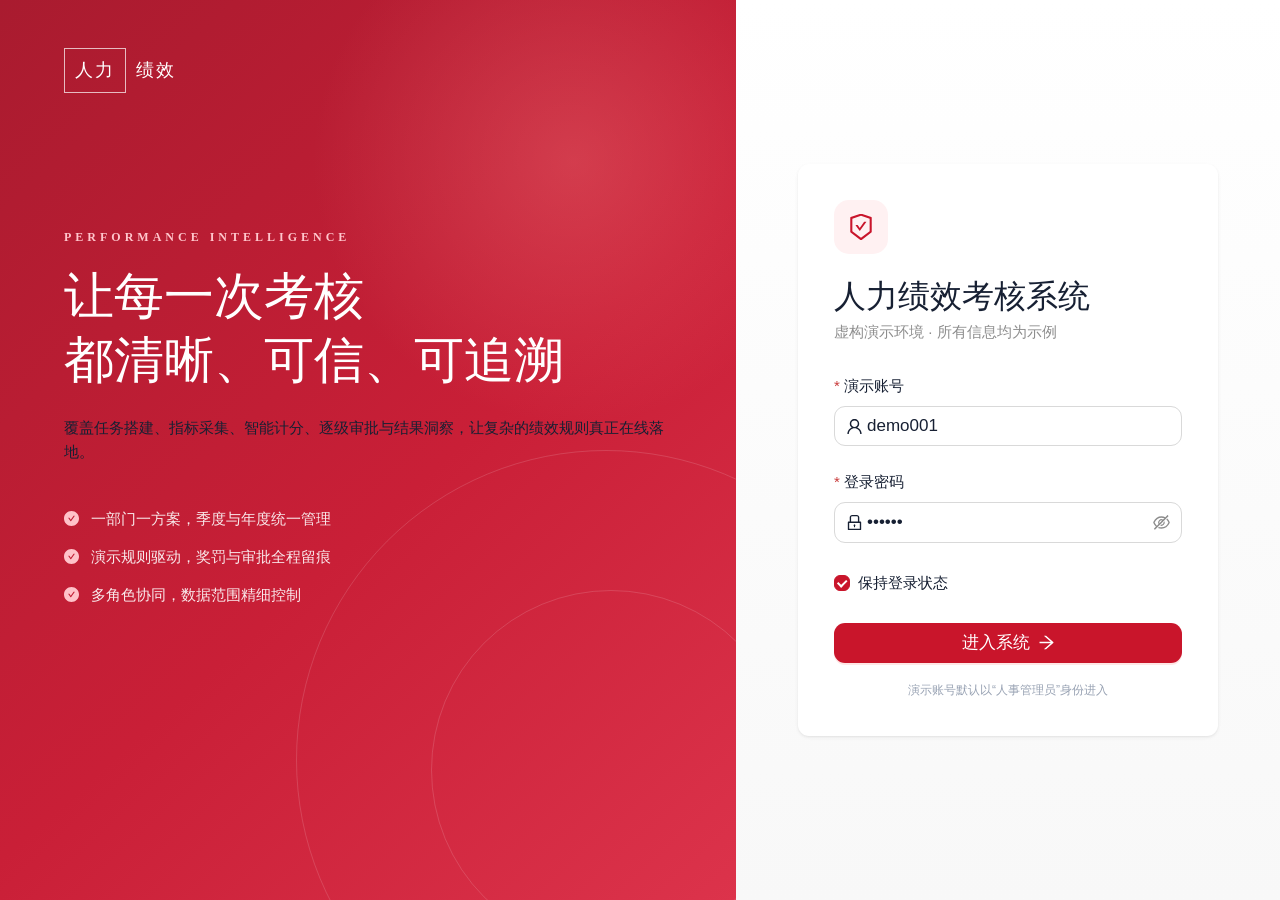
<file: index.html>
<!doctype html>
<html lang="zh-CN">
  <head>
    <meta charset="UTF-8" />
    <meta name="viewport" content="width=device-width, initial-scale=1.0" />
    <meta name="theme-color" content="#a8071a" />
    <link rel="icon" href="data:image/svg+xml,<svg xmlns=%22http://www.w3.org/2000/svg%22 viewBox=%220 0 64 64%22><rect width=%2264%22 height=%2264%22 rx=%2214%22 fill=%22%23c9152b%22/><text x=%2232%22 y=%2243%22 text-anchor=%22middle%22 font-size=%2238%22 fill=%22white%22>Z</text></svg>" />
    <title>人力绩效考核系统</title>
    <style>
      #startup-screen{position:fixed;inset:0;z-index:99999;display:grid;place-items:center;background:#f3f5f7;font:16px/1.7 system-ui,sans-serif;color:#172033}
      #startup-screen section{max-width:480px;margin:24px;padding:32px;background:white;border:1px solid #e6e8ec;border-radius:12px}
      #startup-screen h1{font-size:24px;margin:0 0 16px}#startup-screen p{margin:12px 0}
      #startup-screen button,#startup-screen a{display:inline-block;margin:8px 12px 0 0;font:inherit;color:#a8071a}
      #startup-screen button{background:white;border:1px solid #a8071a;border-radius:6px;padding:6px 16px;cursor:pointer}
    </style>
  </head>
  <body>
    <div id="startup-screen" role="status" aria-live="polite"><section>
      <h1>人力绩效考核系统</h1>
      <p id="startup-message">正在加载匿名演示，请稍候…</p>
      <div id="startup-actions" hidden><button id="startup-retry" type="button">重新加载</button><a href="./offline.html" download="绩效考核匿名演示.html">下载匿名离线版</a></div>
      <noscript><p>浏览器未启用 JavaScript，无法启动交互演示。请启用后重新打开。</p></noscript>
    </section></div>
    <div id="root"></div>
    <script>
      (function () {
        var screen = document.getElementById('startup-screen');
        var root = document.getElementById('root');
        var message = document.getElementById('startup-message');
        var actions = document.getElementById('startup-actions');
        var failed = false;
        var appLoaded = false;
        var cssLoaded = false;
        var timer;
        function fail(text) {
          if (!screen.parentNode) return;
          failed = true;
          message.textContent = text;
          actions.hidden = false;
        }
        document.getElementById('startup-retry').onclick = function () {
          var next = new URL(window.location.href);
          next.searchParams.set('retry', String(Date.now()));
          window.location.replace(next.href);
        };
        function finish() {
          if (failed || !appLoaded || !cssLoaded || !root.firstElementChild) return;
          clearTimeout(timer);
          observer.disconnect();
          window.removeEventListener('error', onError);
          window.removeEventListener('unhandledrejection', onError);
          screen.remove();
        }
        function onError() { fail('页面启动失败。请重新加载；若仍失败，可以下载匿名离线版。'); }
        var observer = new MutationObserver(finish);
        observer.observe(root, { childList: true });
        window.addEventListener('error', onError);
        window.addEventListener('unhandledrejection', onError);
        timer = setTimeout(function () {
          if (!failed) {
            message.textContent = '加载时间较长，仍在等待页面资源。可重新加载，或下载匿名离线版。';
            actions.hidden = false;
          }
        }, 20000);
        var retry = new URL(window.location.href).searchParams.get('retry');
        var suffix = retry ? '?retry=' + encodeURIComponent(retry) : '';
        var css = document.createElement('link');
        css.rel = 'stylesheet';
        css.href = './assets/app-c2f47b9df3cf17f0.css' + suffix;
        css.onload = function () { cssLoaded = true; finish(); };
        css.onerror = function () { fail('样式文件加载失败，请重新加载。'); };
        document.head.appendChild(css);
        var app = document.createElement('script');
        app.type = 'module';
        app.src = './assets/app-53cbad87e281614f.js' + suffix;
        app.onload = function () { appLoaded = true; finish(); };
        app.onerror = function () { fail('程序文件未能下载，请检查网络后重新加载。也可下载匿名离线版。'); };
        document.body.appendChild(app);
      })();
    </script>
  </body>
</html>
</file>
